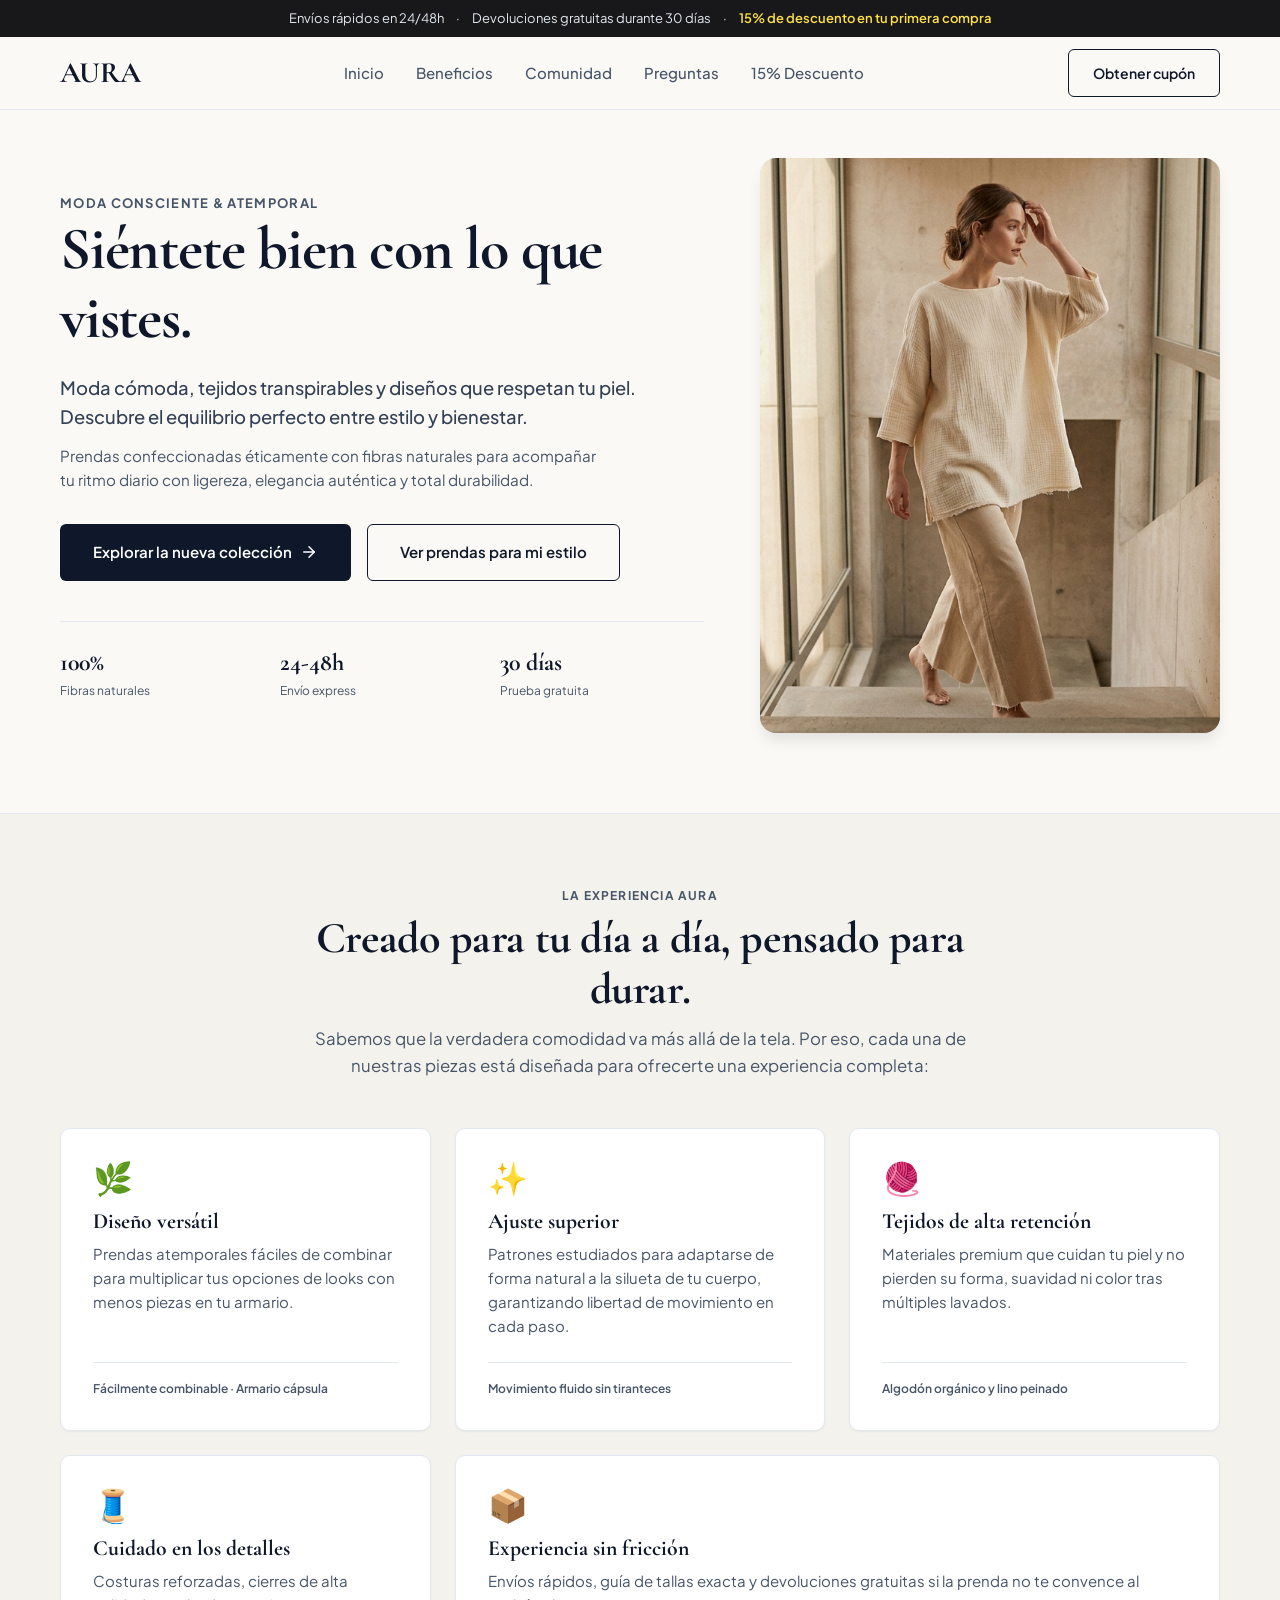
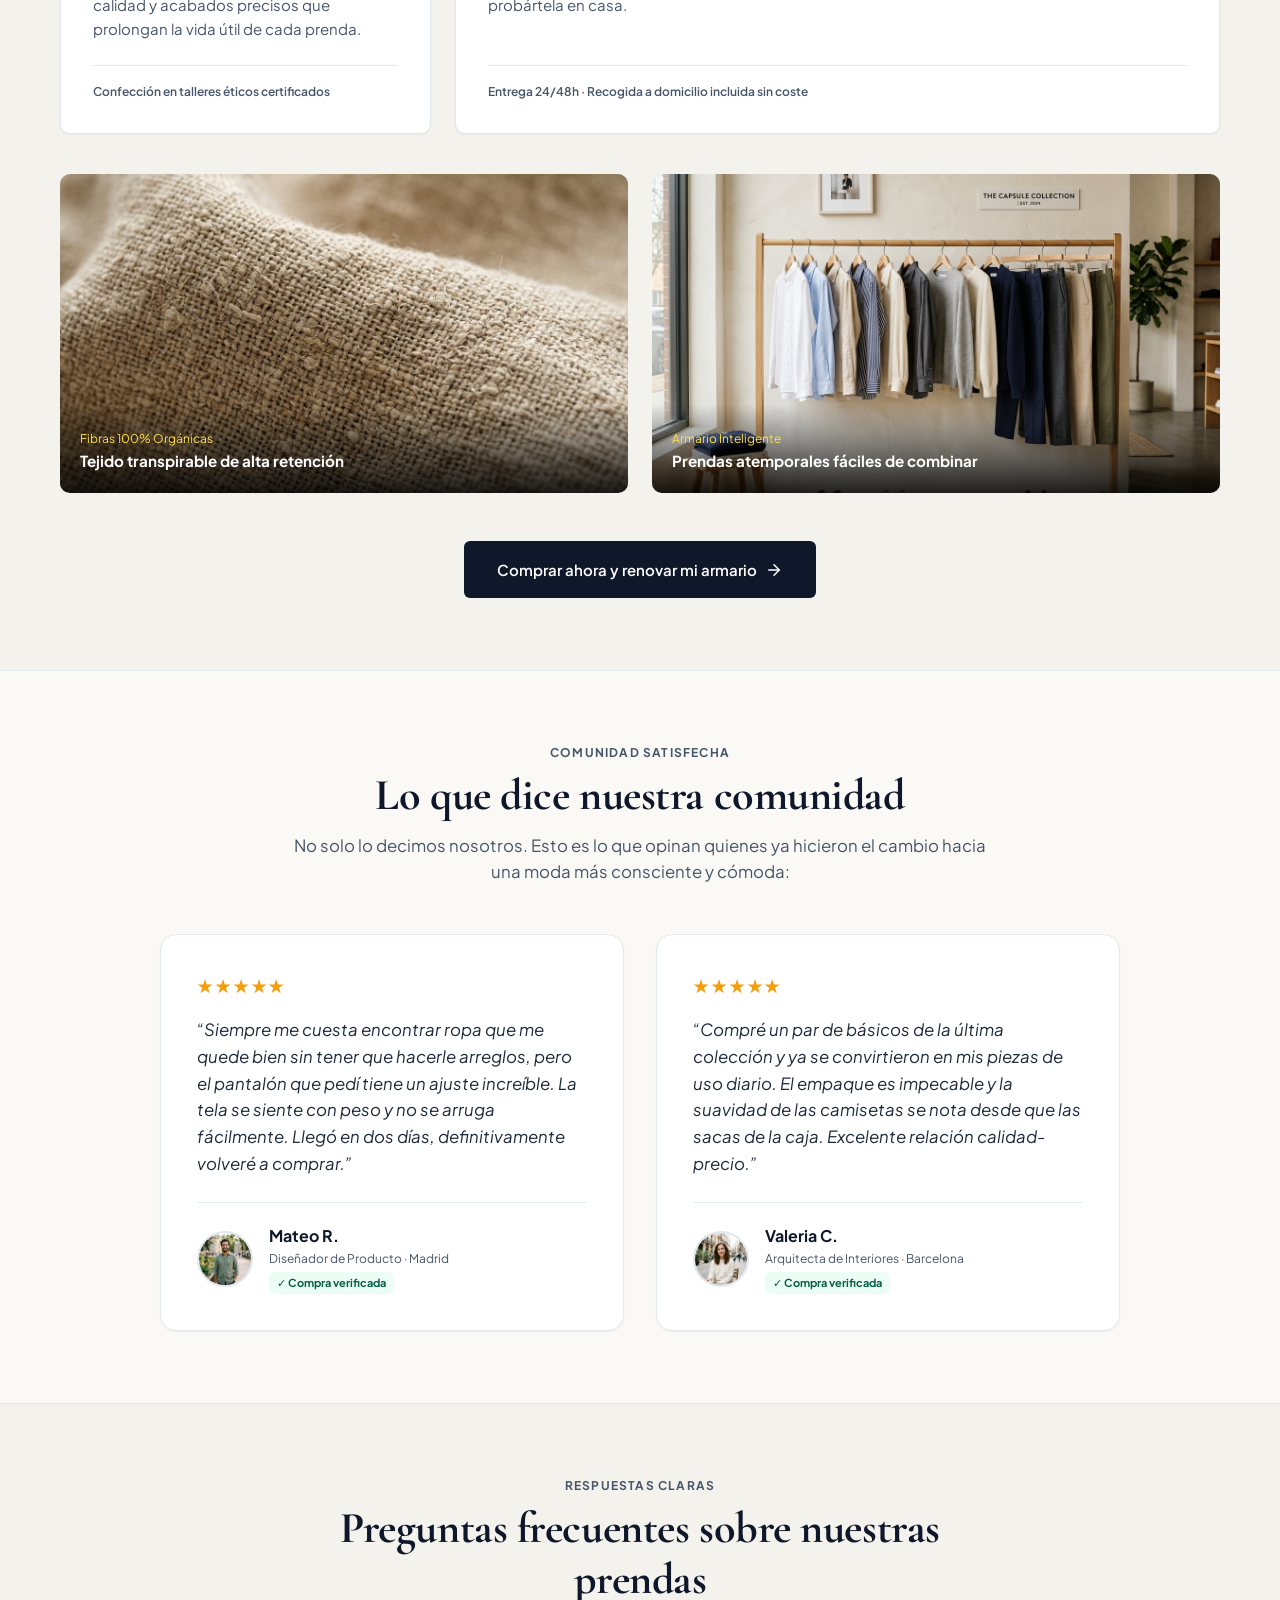
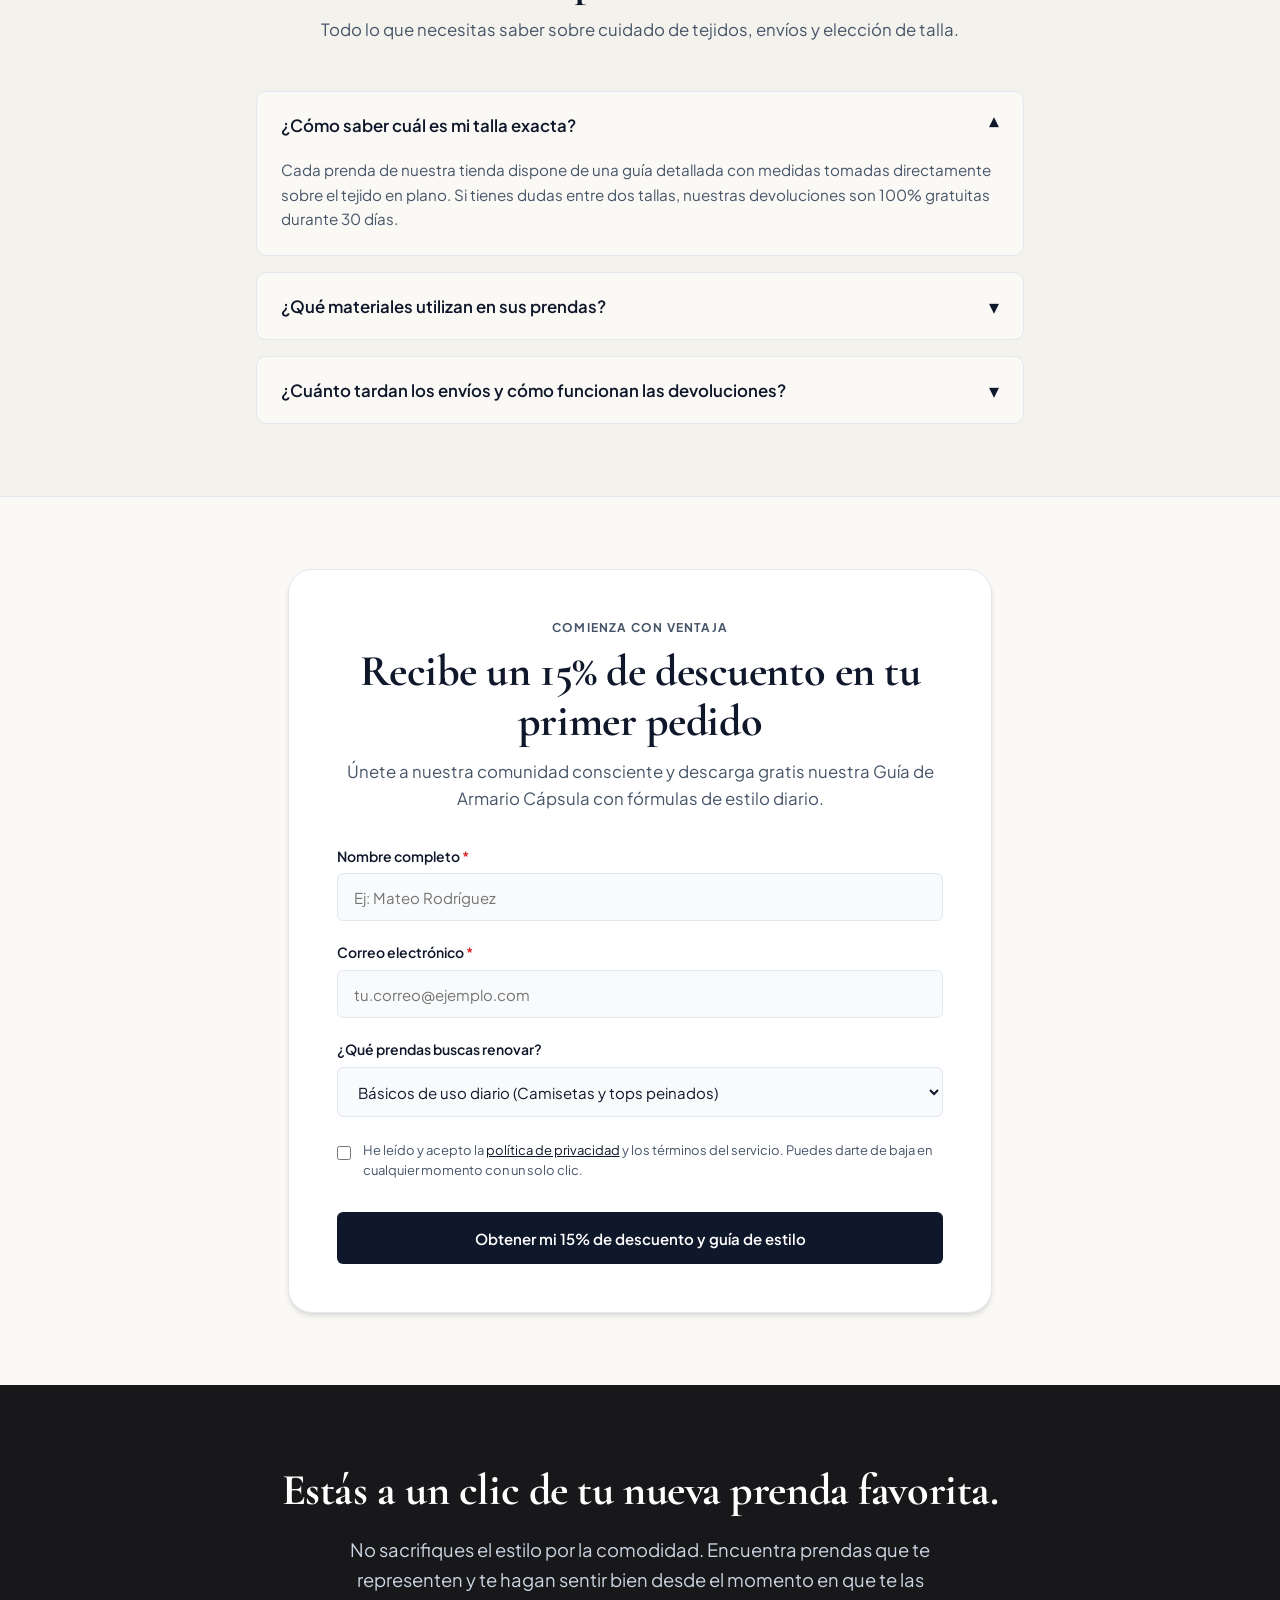
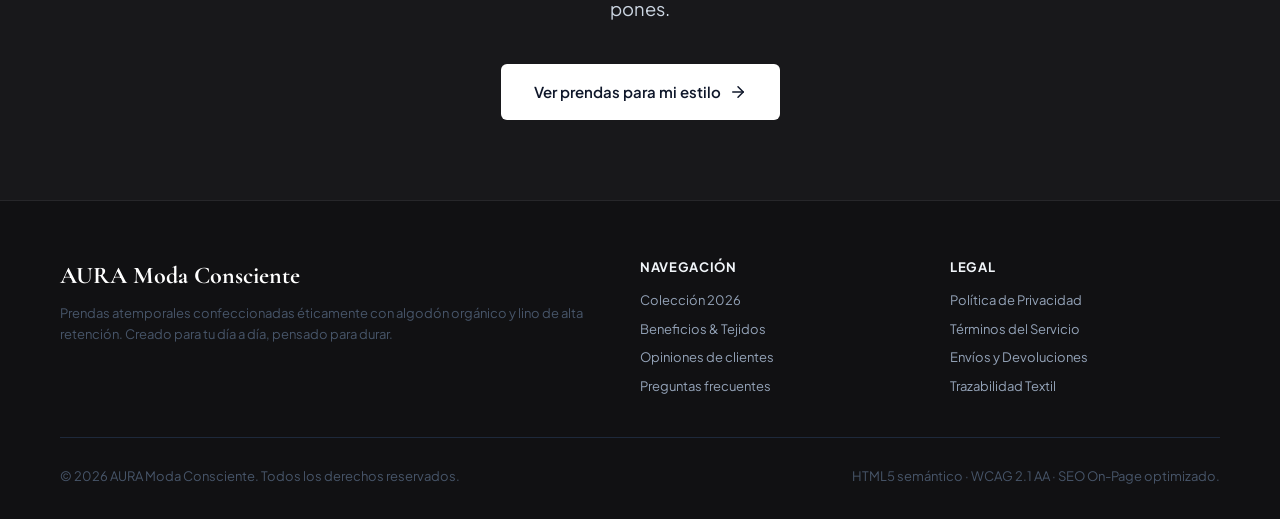
<file: landing-page.html>
<!DOCTYPE html>
<html lang="es" class="scroll-smooth">
<head>
  <meta charset="UTF-8">
  <meta name="viewport" content="width=device-width, initial-scale=1.0">
  
  <!-- SEO ON-PAGE BÁSICO (WCAG & Motores de Búsqueda) -->
  <title>AURA Moda Consciente | Ropa Cómoda y Sostenible</title>
  <meta name="description" content="Descubre moda cómoda, prendas atemporales y tejidos transpirables que cuidan tu piel. Viste con el equilibrio perfecto entre estilo, bienestar y durabilidad.">
  <meta name="robots" content="index, follow">
  <link rel="canonical" href="https://ais-pre-gx7wzboilc5jusbrta2dy4-578293741167.us-east1.run.app/">

  <!-- Open Graph / Redes Sociales -->
  <meta property="og:type" content="website">
  <meta property="og:locale" content="es_ES">
  <meta property="og:site_name" content="AURA Moda Consciente">
  <meta property="og:title" content="AURA Moda Consciente | Ropa Cómoda y Sostenible">
  <meta property="og:description" content="Descubre moda cómoda, prendas atemporales y tejidos transpirables que cuidan tu piel. Viste con el equilibrio perfecto entre estilo, bienestar y durabilidad.">
  <meta property="og:image" content="https://images.unsplash.com/photo-1515886657613-9f3515b0c78f?auto=format&fit=crop&w=1200&q=80">

  <!-- Twitter Card -->
  <meta name="twitter:card" content="summary_large_image">
  <meta name="twitter:title" content="AURA Moda Consciente | Ropa Cómoda y Sostenible">
  <meta name="twitter:description" content="Descubre moda cómoda, prendas atemporales y tejidos transpirables que cuidan tu piel. Viste con el equilibrio perfecto entre estilo, bienestar y durabilidad.">

  <!-- Tipografías de Google Fonts -->
  <link rel="preconnect" href="https://fonts.googleapis.com">
  <link rel="preconnect" href="https://fonts.gstatic.com" crossorigin>
  <link href="https://fonts.googleapis.com/css2?family=Cormorant+Garamond:ital,wght@0,600;0,700;1,400&family=Plus+Jakarta+Sans:wght@400;500;600;700&display=swap" rel="stylesheet">

  <!-- Schema.org Datos Estructurados JSON-LD -->
  <script type="application/ld+json">
  {
    "@context": "https://schema.org",
    "@graph": [
      {
        "@type": "ClothingStore",
        "name": "AURA Moda Consciente",
        "description": "Prendas de vestir cómodas, tejidos transpirables y diseño atemporal para hombre y mujer.",
        "currenciesAccepted": "EUR",
        "priceRange": "€€",
        "areaServed": "ES"
      },
      {
        "@type": "FAQPage",
        "mainEntity": [
          {
            "@type": "Question",
            "name": "¿Cómo saber cuál es mi talla exacta?",
            "acceptedAnswer": {
              "@type": "Answer",
              "text": "Cada prenda incluye medidas reales en centímetros y un recomendador interactivo. Si dudas, las devoluciones son 100% gratuitas."
            }
          },
          {
            "@type": "Question",
            "name": "¿Qué materiales utilizan en sus prendas?",
            "acceptedAnswer": {
              "@type": "Answer",
              "text": "Trabajamos exclusivamente con fibras naturales y certificadas: algodón orgánico GOTS y lino europeo lavado."
            }
          }
        ]
      }
    ]
  }
  </script>

  <!-- CSS INTEGRADO (Mobile First, WCAG 2.1 AA contraste >= 4.5:1 y foco visible) -->
  <style>
    /* Variables y Reset */
    :root {
      --font-body: 'Plus Jakarta Sans', system-ui, -apple-system, sans-serif;
      --font-display: 'Cormorant Garamond', Georgia, serif;
      --bg-canvas: #FAF9F5;
      --bg-surface: #FFFFFF;
      --bg-subtle: #F4F2EC;
      --bg-dark: #18181B;
      --bg-footer: #111113;
      --text-main: #0F172A;
      --text-muted: #475569;
      --text-light: #F8FAFC;
      --accent: #1E293B;
      --border-subtle: #E2E8F0;
      --error-bg: #FEF2F2;
      --error-border: #DC2626;
      --error-text: #991B1B;
      --success-bg: #ECFDF5;
      --success-border: #059669;
      --success-text: #065F46;
      --focus-ring: #0F172A;
      --radius-sm: 6px;
      --radius-md: 10px;
      --radius-lg: 16px;
      --radius-xl: 24px;
      --shadow-sm: 0 1px 2px 0 rgba(0, 0, 0, 0.05);
      --shadow-md: 0 4px 6px -1px rgba(0, 0, 0, 0.1), 0 2px 4px -2px rgba(0, 0, 0, 0.1);
      --shadow-lg: 0 10px 15px -3px rgba(0, 0, 0, 0.1);
    }

    *, *::before, *::after {
      box-sizing: border-box;
      margin: 0;
      padding: 0;
    }

    html {
      font-family: var(--font-body);
      color: var(--text-main);
      background-color: var(--bg-canvas);
      line-height: 1.6;
      -webkit-font-smoothing: antialiased;
      scroll-behavior: smooth;
    }

    @media (prefers-reduced-motion: reduce) {
      html {
        scroll-behavior: auto;
      }
      *, *::before, *::after {
        animation-duration: 0.01ms !important;
        transition-duration: 0.01ms !important;
      }
    }

    /* WCAG 2.1 AA: Estados de foco de alto contraste para teclado */
    :focus-visible {
      outline: 3px solid var(--focus-ring) !important;
      outline-offset: 3px !important;
    }

    /* Tipografía y Jerarquía */
    h1, h2, h3, .font-serif {
      font-family: var(--font-display);
      line-height: 1.15;
      font-weight: 700;
      color: var(--text-main);
    }

    h1 {
      font-size: clamp(2.25rem, 5vw + 1rem, 3.75rem);
      letter-spacing: -0.02em;
    }

    h2 {
      font-size: clamp(1.85rem, 3.5vw + 0.5rem, 2.75rem);
      letter-spacing: -0.01em;
    }

    h3 {
      font-size: 1.25rem;
    }

    p {
      color: var(--text-muted);
    }

    a {
      color: inherit;
      text-decoration: none;
    }

    img {
      max-width: 100%;
      height: auto;
      display: block;
    }

    /* Contenedores y Layout */
    .container {
      width: 100%;
      max-width: 1200px;
      margin-left: auto;
      margin-right: auto;
      padding-left: 1.25rem;
      padding-right: 1.25rem;
    }

    /* Skip Link de Accesibilidad */
    .skip-link {
      position: absolute;
      top: -9999px;
      left: 1rem;
      background: var(--text-main);
      color: #fff;
      padding: 0.75rem 1.25rem;
      z-index: 100;
      border-radius: var(--radius-sm);
      font-weight: 600;
      text-decoration: none;
    }
    .skip-link:focus {
      top: 1rem;
    }

    /* Banner Superior */
    .top-bar {
      background-color: var(--bg-dark);
      color: #e2e8f0;
      font-size: 0.8125rem;
      padding: 0.5rem 1rem;
      text-align: center;
      display: flex;
      justify-content: center;
      align-items: center;
      gap: 0.75rem;
      flex-wrap: wrap;
    }
    .top-bar span.accent {
      color: #fde047;
      font-weight: 600;
    }

    /* Header y Navegación (Top Bar Contract de 3 Zonas) */
    .site-header {
      position: sticky;
      top: 0;
      background-color: rgba(250, 249, 245, 0.95);
      backdrop-filter: blur(8px);
      border-bottom: 1px solid var(--border-subtle);
      z-index: 50;
      transition: background-color 0.2s ease;
    }
    .header-inner {
      display: flex;
      align-items: center;
      justify-content: space-between;
      height: 4.5rem;
    }
    .brand-logo {
      font-family: var(--font-display);
      font-size: 1.85rem;
      font-weight: 700;
      color: var(--text-main);
      letter-spacing: -0.02em;
    }

    .main-nav {
      display: none;
    }
    .nav-links {
      display: flex;
      list-style: none;
      gap: 2rem;
      align-items: center;
    }
    .nav-links a {
      font-size: 0.9375rem;
      font-weight: 500;
      color: var(--text-muted);
      transition: color 0.15s ease;
      padding: 0.25rem 0;
    }
    .nav-links a:hover {
      color: var(--text-main);
    }

    .header-actions {
      display: flex;
      align-items: center;
      gap: 1rem;
    }

    .btn {
      display: inline-flex;
      align-items: center;
      justify-content: center;
      gap: 0.5rem;
      font-family: var(--font-body);
      font-size: 0.875rem;
      font-weight: 600;
      padding: 0.75rem 1.5rem;
      border-radius: var(--radius-sm);
      cursor: pointer;
      transition: all 0.2s ease;
      border: 1px solid transparent;
      text-decoration: none;
      white-space: nowrap;
    }
    .btn-primary {
      background-color: var(--text-main);
      color: #fff;
    }
    .btn-primary:hover {
      background-color: #27272a;
      transform: translateY(-1px);
      box-shadow: var(--shadow-md);
    }
    .btn-secondary {
      background-color: transparent;
      border-color: var(--text-main);
      color: var(--text-main);
    }
    .btn-secondary:hover {
      background-color: var(--text-main);
      color: #fff;
    }
    .btn-light {
      background-color: #fff;
      color: var(--text-main);
    }
    .btn-light:hover {
      background-color: #f1f5f9;
      transform: translateY(-1px);
    }
    .btn-lg {
      padding: 0.95rem 2rem;
      font-size: 0.9375rem;
    }

    .menu-toggle {
      display: flex;
      align-items: center;
      justify-content: center;
      background: none;
      border: 1px solid var(--border-subtle);
      border-radius: var(--radius-sm);
      padding: 0.5rem;
      cursor: pointer;
      color: var(--text-main);
    }

    /* Mobile Nav Drawer */
    .mobile-nav-panel {
      display: none;
      background: var(--bg-canvas);
      border-bottom: 1px solid var(--border-subtle);
      padding: 1.5rem;
      box-shadow: var(--shadow-lg);
    }
    .mobile-nav-panel.open {
      display: block;
    }
    .mobile-nav-list {
      list-style: none;
      display: flex;
      flex-direction: column;
      gap: 1rem;
    }
    .mobile-nav-list a {
      font-size: 1.05rem;
      font-weight: 600;
      color: var(--text-main);
      display: block;
      padding: 0.4rem 0;
    }

    /* Hero Section */
    .hero-section {
      padding: 3rem 0 5rem;
      position: relative;
    }
    .hero-grid {
      display: grid;
      grid-template-columns: 1fr;
      gap: 2.5rem;
      align-items: center;
    }
    .hero-kicker {
      font-size: 0.8125rem;
      font-weight: 700;
      text-transform: uppercase;
      letter-spacing: 0.1em;
      color: var(--text-muted);
      margin-bottom: 0.75rem;
    }
    .hero-subtitle {
      font-size: 1.15rem;
      color: #334155;
      margin: 1.25rem 0 0.75rem;
      font-weight: 500;
    }
    .hero-desc {
      font-size: 0.95rem;
      color: var(--text-muted);
      margin-bottom: 2rem;
      max-width: 34rem;
    }
    .hero-cta-group {
      display: flex;
      flex-direction: column;
      gap: 1rem;
    }
    .hero-trust-row {
      display: grid;
      grid-template-columns: repeat(3, 1fr);
      gap: 1rem;
      margin-top: 2.5rem;
      padding-top: 1.75rem;
      border-top: 1px solid var(--border-subtle);
    }
    .hero-trust-item strong {
      display: block;
      font-family: var(--font-display);
      font-size: 1.5rem;
      color: var(--text-main);
      line-height: 1.1;
    }
    .hero-trust-item span {
      font-size: 0.75rem;
      color: var(--text-muted);
    }
    .hero-image-wrap {
      border-radius: var(--radius-lg);
      overflow: hidden;
      box-shadow: var(--shadow-lg);
      background-color: var(--border-subtle);
      aspect-ratio: 4 / 5;
    }
    .hero-image-wrap img {
      width: 100%;
      height: 100%;
      object-fit: cover;
    }

    /* Sección Beneficios */
    .section-padding {
      padding: 4.5rem 0;
    }
    .bg-subtle {
      background-color: var(--bg-subtle);
      border-top: 1px solid var(--border-subtle);
      border-bottom: 1px solid var(--border-subtle);
    }
    .section-header {
      text-align: center;
      max-width: 44rem;
      margin: 0 auto 3rem;
    }
    .section-kicker {
      display: block;
      font-size: 0.75rem;
      font-weight: 700;
      text-transform: uppercase;
      letter-spacing: 0.1em;
      color: var(--text-muted);
      margin-bottom: 0.5rem;
    }
    .section-header p {
      font-size: 1.05rem;
      margin-top: 0.75rem;
    }

    .benefits-grid {
      display: grid;
      grid-template-columns: 1fr;
      gap: 1.5rem;
    }
    .benefit-card {
      background-color: var(--bg-surface);
      border: 1px solid var(--border-subtle);
      border-radius: var(--radius-md);
      padding: 2rem;
      box-shadow: var(--shadow-sm);
      display: flex;
      flex-direction: column;
      justify-content: space-between;
    }
    .benefit-icon {
      font-size: 2rem;
      margin-bottom: 1rem;
      line-height: 1;
    }
    .benefit-card h3 {
      font-size: 1.35rem;
      margin-bottom: 0.5rem;
    }
    .benefit-card p {
      font-size: 0.9375rem;
      line-height: 1.6;
    }
    .benefit-card .card-footer {
      margin-top: 1.5rem;
      padding-top: 1rem;
      border-top: 1px solid var(--border-subtle);
      font-size: 0.75rem;
      font-weight: 600;
      color: var(--text-muted);
    }

    /* Galería de Tejidos / Showcase */
    .fabric-showcase {
      display: grid;
      grid-template-columns: 1fr;
      gap: 1.5rem;
      margin: 2.5rem 0;
    }
    .showcase-item {
      position: relative;
      border-radius: var(--radius-md);
      overflow: hidden;
      aspect-ratio: 16 / 9;
      background: #e2e8f0;
    }
    .showcase-item img {
      width: 100%;
      height: 100%;
      object-fit: cover;
    }
    .showcase-caption {
      position: absolute;
      bottom: 0;
      left: 0;
      right: 0;
      padding: 1.25rem;
      background: linear-gradient(to top, rgba(0,0,0,0.85), transparent);
      color: #fff;
    }
    .showcase-caption strong {
      display: block;
      font-size: 0.95rem;
    }
    .showcase-caption span {
      font-size: 0.75rem;
      color: #fde047;
    }

    /* Testimonios */
    .testimonials-grid {
      display: grid;
      grid-template-columns: 1fr;
      gap: 2rem;
      max-width: 60rem;
      margin: 0 auto;
    }
    .testimonial-card {
      background-color: var(--bg-surface);
      border: 1px solid var(--border-subtle);
      border-radius: var(--radius-lg);
      padding: 2.25rem;
      box-shadow: var(--shadow-sm);
      display: flex;
      flex-direction: column;
      justify-content: space-between;
    }
    .stars {
      color: #f59e0b;
      font-size: 1.15rem;
      margin-bottom: 1rem;
      letter-spacing: 0.1em;
    }
    .quote-text {
      font-style: italic;
      font-size: 1.05rem;
      color: #1e293b;
      line-height: 1.6;
      margin-bottom: 1.5rem;
    }
    .author-info {
      display: flex;
      align-items: center;
      gap: 1rem;
      padding-top: 1.25rem;
      border-top: 1px solid var(--border-subtle);
    }
    .author-avatar {
      width: 3.5rem;
      height: 3.5rem;
      border-radius: 50%;
      object-fit: cover;
      border: 2px solid var(--border-subtle);
    }
    .author-info cite {
      font-style: normal;
      font-weight: 700;
      color: var(--text-main);
      display: block;
    }
    .author-info .author-meta {
      font-size: 0.75rem;
      color: var(--text-muted);
      display: block;
    }
    .verified-badge {
      display: inline-block;
      font-size: 0.6875rem;
      font-weight: 700;
      color: var(--success-text);
      background-color: var(--success-bg);
      padding: 0.15rem 0.5rem;
      border-radius: var(--radius-sm);
      margin-top: 0.25rem;
    }

    /* FAQ Acordeón */
    .faq-container {
      max-width: 48rem;
      margin: 0 auto;
      display: flex;
      flex-direction: column;
      gap: 1rem;
    }
    .faq-item {
      background-color: var(--bg-canvas);
      border: 1px solid var(--border-subtle);
      border-radius: var(--radius-md);
      overflow: hidden;
    }
    .faq-trigger {
      width: 100%;
      background: none;
      border: none;
      padding: 1.25rem 1.5rem;
      text-align: left;
      font-family: var(--font-body);
      font-size: 1.05rem;
      font-weight: 600;
      color: var(--text-main);
      display: flex;
      align-items: center;
      justify-content: space-between;
      gap: 1rem;
      cursor: pointer;
    }
    .faq-trigger:hover {
      color: #334155;
    }
    .faq-icon {
      font-size: 1.25rem;
      transition: transform 0.25s ease;
    }
    .faq-trigger[aria-expanded="true"] .faq-icon {
      transform: rotate(180deg);
    }
    .faq-content {
      padding: 0 1.5rem 1.5rem;
      font-size: 0.95rem;
      color: var(--text-muted);
    }
    .faq-content[hidden] {
      display: none;
    }

    /* Formulario de Registro Accesible */
    .form-card {
      background-color: var(--bg-surface);
      border: 1px solid var(--border-subtle);
      border-radius: var(--radius-xl);
      padding: 2.5rem 1.5rem;
      max-width: 44rem;
      margin: 0 auto;
      box-shadow: var(--shadow-md);
    }
    .form-group {
      margin-bottom: 1.25rem;
    }
    .form-group label {
      display: block;
      font-size: 0.875rem;
      font-weight: 600;
      color: var(--text-main);
      margin-bottom: 0.4rem;
    }
    .form-control {
      width: 100%;
      padding: 0.85rem 1rem;
      font-family: var(--font-body);
      font-size: 0.9375rem;
      border: 1px solid var(--border-subtle);
      border-radius: var(--radius-sm);
      background-color: #f8fafc;
      color: var(--text-main);
      transition: border-color 0.2s, background-color 0.2s;
    }
    .form-control:focus {
      background-color: #fff;
      border-color: var(--text-main);
    }
    .form-control.input-error {
      border-color: var(--error-border);
      background-color: #fffbfb;
    }

    /* Mensajes de error WCAG: Icono + Texto + Color accesible */
    .error-msg {
      display: none;
      align-items: center;
      gap: 0.35rem;
      font-size: 0.8125rem;
      font-weight: 600;
      color: var(--error-text);
      margin-top: 0.35rem;
    }
    .error-msg.visible {
      display: flex;
    }

    .checkbox-group {
      display: flex;
      align-items: flex-start;
      gap: 0.75rem;
      margin: 1.5rem 0 2rem;
    }
    .checkbox-group input[type="checkbox"] {
      width: 1.15rem;
      height: 1.15rem;
      margin-top: 0.15rem;
      accent-color: var(--text-main);
      cursor: pointer;
    }
    .checkbox-group label {
      font-size: 0.8125rem;
      color: var(--text-muted);
      cursor: pointer;
      line-height: 1.5;
    }
    .checkbox-group a {
      text-decoration: underline;
      color: var(--text-main);
    }

    /* Estado de Éxito en Formulario */
    .success-alert {
      display: none;
      background-color: var(--success-bg);
      border: 1px solid var(--success-border);
      border-radius: var(--radius-md);
      padding: 2rem;
      text-align: center;
    }
    .success-alert.visible {
      display: block;
    }
    .coupon-code {
      display: inline-block;
      font-family: monospace;
      font-size: 1.35rem;
      font-weight: 700;
      letter-spacing: 0.15em;
      background: #fff;
      padding: 0.5rem 1.25rem;
      border-radius: var(--radius-sm);
      border: 2px dashed var(--success-border);
      margin: 1rem 0;
      color: var(--success-text);
    }

    /* Sección de Cierre */
    .closing-section {
      background-color: var(--bg-dark);
      color: #fff;
      text-align: center;
      padding: 5rem 0;
    }
    .closing-section h2 {
      color: #fff;
    }
    .closing-section p {
      color: #cbd5e1;
      max-width: 38rem;
      margin: 1.25rem auto 2.5rem;
      font-size: 1.15rem;
    }

    /* Footer */
    .site-footer {
      background-color: var(--bg-footer);
      color: #94a3b8;
      font-size: 0.8125rem;
      padding: 3.5rem 0 2rem;
      border-top: 1px solid #27272a;
    }
    .footer-grid {
      display: grid;
      grid-template-columns: 1fr;
      gap: 2.5rem;
      margin-bottom: 2.5rem;
    }
    .footer-brand h4 {
      font-family: var(--font-display);
      font-size: 1.5rem;
      color: #fff;
      margin-bottom: 0.5rem;
    }
    .footer-links-col h5 {
      color: #f1f5f9;
      font-size: 0.8125rem;
      text-transform: uppercase;
      letter-spacing: 0.05em;
      margin-bottom: 0.75rem;
    }
    .footer-links-col ul {
      list-style: none;
      display: flex;
      flex-direction: column;
      gap: 0.5rem;
    }
    .footer-links-col a:hover {
      color: #fff;
      text-decoration: underline;
    }
    .footer-bottom {
      border-top: 1px solid #1e293b;
      padding-top: 1.75rem;
      display: flex;
      flex-direction: column;
      gap: 1rem;
      align-items: center;
      text-align: center;
    }

    /* Responsive (Mobile First Media Queries) */
    @media (min-width: 640px) {
      .hero-cta-group {
        flex-direction: row;
      }
      .fabric-showcase {
        grid-template-columns: repeat(2, 1fr);
      }
      .form-card {
        padding: 3rem;
      }
      .footer-bottom {
        flex-direction: row;
        justify-content: space-between;
        text-align: left;
      }
    }

    @media (min-width: 768px) {
      .benefits-grid {
        grid-template-columns: repeat(2, 1fr);
      }
      .benefit-card.span-2 {
        grid-column: span 2;
      }
      .testimonials-grid {
        grid-template-columns: repeat(2, 1fr);
      }
      .footer-grid {
        grid-template-columns: 2fr 1fr 1fr;
      }
    }

    @media (min-width: 1024px) {
      .main-nav {
        display: block;
      }
      .menu-toggle {
        display: none;
      }
      .hero-grid {
        grid-template-columns: 7fr 5fr;
        gap: 3.5rem;
      }
      .benefits-grid {
        grid-template-columns: repeat(3, 1fr);
      }
      .benefit-card.span-2 {
        grid-column: span 2;
      }
    }
  </style>
</head>
<body>

  <!-- Enlace accesible de salto al contenido -->
  <a href="#hero" class="skip-link">Saltar al contenido principal</a>

  <!-- Barra informativa superior -->
  <aside class="top-bar" aria-label="Avisos de tienda y promociones">
    <span>Envíos rápidos en 24/48h</span>
    <span aria-hidden="true">·</span>
    <span>Devoluciones gratuitas durante 30 días</span>
    <span aria-hidden="true">·</span>
    <span class="accent">15% de descuento en tu primera compra</span>
  </aside>

  <!-- [SECCIÓN HEADER / NAV] -->
  <header class="site-header">
    <div class="container header-inner">
      <!-- Zona 1: Logo de la marca -->
      <a href="#hero" class="brand-logo" aria-label="AURA Moda Consciente - Ir al inicio">
        AURA
      </a>

      <!-- Zona 2: Menú de navegación principal con enlaces de ancla -->
      <nav class="main-nav" aria-label="Navegación principal">
        <ul class="nav-links">
          <li><a href="#hero">Inicio</a></li>
          <li><a href="#beneficios">Beneficios</a></li>
          <li><a href="#testimonios">Comunidad</a></li>
          <li><a href="#faq">Preguntas</a></li>
          <li><a href="#registro">15% Descuento</a></li>
        </ul>
      </nav>

      <!-- Zona 3: Botón CTA secundario & Menú móvil -->
      <div class="header-actions">
        <a href="#registro" class="btn btn-secondary">
          Obtener cupón
        </a>
        <button type="button" class="menu-toggle" id="menuToggleBtn" aria-expanded="false" aria-controls="mobileMenu" aria-label="Abrir menú de navegación">
          <svg width="24" height="24" viewBox="0 0 24 24" fill="none" stroke="currentColor" stroke-width="2" stroke-linecap="round" stroke-linejoin="round" aria-hidden="true"><line x1="3" y1="12" x2="21" y2="12"></line><line x1="3" y1="6" x2="21" y2="6"></line><line x1="3" y1="18" x2="21" y2="18"></line></svg>
        </button>
      </div>
    </div>

    <!-- Menú desplegable móvil -->
    <div class="mobile-nav-panel" id="mobileMenu" hidden>
      <ul class="mobile-nav-list">
        <li><a href="#hero" class="mobile-nav-link">Inicio</a></li>
        <li><a href="#beneficios" class="mobile-nav-link">Beneficios</a></li>
        <li><a href="#testimonios" class="mobile-nav-link">Comunidad</a></li>
        <li><a href="#faq" class="mobile-nav-link">Preguntas frecuentes</a></li>
        <li><a href="#registro" class="mobile-nav-link">Registro & 15% Descuento</a></li>
      </ul>
    </div>
  </header>

  <!-- CONTENIDO PRINCIPAL -->
  <main id="main-content">

    <!-- =========================================================================
        [SECCIÓN 1: HEADER / HERO - Lo primero que ve el usuario]
        H1: Siéntete bien con lo que vistes.
        Subtítulo: Moda cómoda, tejidos transpirables y diseños que respetan tu piel. Descubre el equilibrio perfecto entre estilo y bienestar.
        [Botón CTA 1]: Explorar la nueva colección
        Descripción breve: máximo 30 palabras.
    ========================================================================= -->
    <section id="hero" class="hero-section" aria-labelledby="hero-heading">
      <div class="container">
        <div class="hero-grid">
          <div>
            <span class="hero-kicker">Moda Consciente & Atemporal</span>
            <h1 id="hero-heading">Siéntete bien con lo que vistes.</h1>
            <p class="hero-subtitle">
              Moda cómoda, tejidos transpirables y diseños que respetan tu piel. Descubre el equilibrio perfecto entre estilo y bienestar.
            </p>
            <!-- Descripción breve (Exacto: 18 palabras, límite < 30) -->
            <p class="hero-desc">
              Prendas confeccionadas éticamente con fibras naturales para acompañar tu ritmo diario con ligereza, elegancia auténtica y total durabilidad.
            </p>

            <div class="hero-cta-group">
              <a href="#beneficios" class="btn btn-primary btn-lg">
                Explorar la nueva colección
                <svg width="18" height="18" viewBox="0 0 24 24" fill="none" stroke="currentColor" stroke-width="2" stroke-linecap="round" stroke-linejoin="round" aria-hidden="true"><line x1="5" y1="12" x2="19" y2="12"></line><polyline points="12 5 19 12 12 19"></polyline></svg>
              </a>
              <a href="#registro" class="btn btn-secondary btn-lg">
                Ver prendas para mi estilo
              </a>
            </div>

            <div class="hero-trust-row">
              <div class="hero-trust-item">
                <strong>100%</strong>
                <span>Fibras naturales</span>
              </div>
              <div class="hero-trust-item">
                <strong>24-48h</strong>
                <span>Envío express</span>
              </div>
              <div class="hero-trust-item">
                <strong>30 días</strong>
                <span>Prueba gratuita</span>
              </div>
            </div>
          </div>

          <div class="hero-image-wrap">
            <img
              src="/src/assets/images/hero_clothing_lookbook_1790697575080.jpg"
              alt="Modelo luciendo conjunto de lino y algodón orgánico transpirable en tonos neutros y estilo relajado"
              loading="eager"
            >
          </div>
        </div>
      </div>
    </section>

    <!-- =========================================================================
        [SECCIÓN 2: BENEFICIOS - ¿Por qué elegirnos?]
        Título de sección: Creado para tu día a día, pensado para durar.
        Sabemos que la verdadera comodidad va más allá de la tela. Por eso, cada una de nuestras piezas está diseñada para ofrecerte una experiencia completa:
        🌿 Diseño versátil: ...
        ✨ Ajuste superior: ...
        🧶 Tejidos de alta retención: ...
        🧵 Cuidado en los detalles: ...
        📦 Experiencia sin fricción: ...
        [Botón CTA 2]: Comprar ahora y renovar mi armario
    ========================================================================= -->
    <section id="beneficios" class="section-padding bg-subtle" aria-labelledby="beneficios-heading">
      <div class="container">
        <div class="section-header">
          <span class="section-kicker">La Experiencia AURA</span>
          <h2 id="beneficios-heading">Creado para tu día a día, pensado para durar.</h2>
          <p>
            Sabemos que la verdadera comodidad va más allá de la tela. Por eso, cada una de nuestras piezas está diseñada para ofrecerte una experiencia completa:
          </p>
        </div>

        <div class="benefits-grid">
          <!-- Beneficio 1: Diseño versátil -->
          <article class="benefit-card">
            <div>
              <div class="benefit-icon" role="img" aria-label="Planta que simboliza versatilidad y armonía">🌿</div>
              <h3>Diseño versátil</h3>
              <p>Prendas atemporales fáciles de combinar para multiplicar tus opciones de looks con menos piezas en tu armario.</p>
            </div>
            <div class="card-footer">Fácilmente combinable · Armario cápsula</div>
          </article>

          <!-- Beneficio 2: Ajuste superior -->
          <article class="benefit-card">
            <div>
              <div class="benefit-icon" role="img" aria-label="Destellos que simbolizan corte y confección precisa">✨</div>
              <h3>Ajuste superior</h3>
              <p>Patrones estudiados para adaptarse de forma natural a la silueta de tu cuerpo, garantizando libertad de movimiento en cada paso.</p>
            </div>
            <div class="card-footer">Movimiento fluido sin tiranteces</div>
          </article>

          <!-- Beneficio 3: Tejidos de alta retención -->
          <article class="benefit-card">
            <div>
              <div class="benefit-icon" role="img" aria-label="Ovillo de fibra textil de gran calidad">🧶</div>
              <h3>Tejidos de alta retención</h3>
              <p>Materiales premium que cuidan tu piel y no pierden su forma, suavidad ni color tras múltiples lavados.</p>
            </div>
            <div class="card-footer">Algodón orgánico y lino peinado</div>
          </article>

          <!-- Beneficio 4: Cuidado en los detalles -->
          <article class="benefit-card">
            <div>
              <div class="benefit-icon" role="img" aria-label="Carrete de costura reforzada">🧵</div>
              <h3>Cuidado en los detalles</h3>
              <p>Costuras reforzadas, cierres de alta calidad y acabados precisos que prolongan la vida útil de cada prenda.</p>
            </div>
            <div class="card-footer">Confección en talleres éticos certificados</div>
          </article>

          <!-- Beneficio 5: Experiencia sin fricción -->
          <article class="benefit-card span-2">
            <div>
              <div class="benefit-icon" role="img" aria-label="Caja de envío seguro">📦</div>
              <h3>Experiencia sin fricción</h3>
              <p>Envíos rápidos, guía de tallas exacta y devoluciones gratuitas si la prenda no te convence al probártela en casa.</p>
            </div>
            <div class="card-footer">Entrega 24/48h · Recogida a domicilio incluida sin coste</div>
          </article>
        </div>

        <!-- Muestra fotográfica de texturas y armario cápsula -->
        <div class="fabric-showcase">
          <div class="showcase-item">
            <img src="/src/assets/images/fabric_weave_quality_1790697586823.jpg" alt="Primer plano de textura textil transpirable de alta retención" loading="lazy">
            <div class="showcase-caption">
              <span>Fibras 100% Orgánicas</span>
              <strong>Tejido transpirable de alta retención</strong>
            </div>
          </div>
          <div class="showcase-item">
            <img src="/src/assets/images/capsule_wardrobe_pieces_1790697596183.jpg" alt="Conjunto de básicos atemporales organizados en perchas de madera" loading="lazy">
            <div class="showcase-caption">
              <span>Armario Inteligente</span>
              <strong>Prendas atemporales fáciles de combinar</strong>
            </div>
          </div>
        </div>

        <!-- Botón CTA 2 -->
        <div style="text-align: center; margin-top: 3rem;">
          <a href="#registro" class="btn btn-primary btn-lg">
            Comprar ahora y renovar mi armario
            <svg width="18" height="18" viewBox="0 0 24 24" fill="none" stroke="currentColor" stroke-width="2" stroke-linecap="round" stroke-linejoin="round" aria-hidden="true"><line x1="5" y1="12" x2="19" y2="12"></line><polyline points="12 5 19 12 12 19"></polyline></svg>
          </a>
        </div>
      </div>
    </section>

    <!-- =========================================================================
        [SECCIÓN 3: PRUEBA SOCIAL - Generando confianza]
        Título de sección: Lo que dice nuestra comunidad
        No solo lo decimos nosotros. Esto es lo que opinan quienes ya hicieron el cambio hacia una moda más consciente y cómoda:
        ⭐️⭐️⭐️⭐️⭐️ Mateo R.
        ⭐️⭐️⭐️⭐️⭐️ Valeria C.
    ========================================================================= -->
    <section id="testimonios" class="section-padding" aria-labelledby="testimonios-heading">
      <div class="container">
        <div class="section-header">
          <span class="section-kicker">Comunidad Satisfecha</span>
          <h2 id="testimonios-heading">Lo que dice nuestra comunidad</h2>
          <p>
            No solo lo decimos nosotros. Esto es lo que opinan quienes ya hicieron el cambio hacia una moda más consciente y cómoda:
          </p>
        </div>

        <div class="testimonials-grid">
          <!-- Testimonio 1: Mateo R. -->
          <blockquote class="testimonial-card">
            <div>
              <div class="stars" role="img" aria-label="Calificación de 5 sobre 5 estrellas">
                ★★★★★
              </div>
              <p class="quote-text">
                &ldquo;Siempre me cuesta encontrar ropa que me quede bien sin tener que hacerle arreglos, pero el pantalón que pedí tiene un ajuste increíble. La tela se siente con peso y no se arruga fácilmente. Llegó en dos días, definitivamente volveré a comprar.&rdquo;
              </p>
            </div>
            <footer class="author-info">
              <img
                src="/src/assets/images/avatar_mateo_customer_1790697605653.jpg"
                alt="Retrato de Mateo R. vistiendo camisa de lino en tono neutro"
                class="author-avatar"
                loading="lazy"
              >
              <div>
                <cite>Mateo R.</cite>
                <span class="author-meta">Diseñador de Producto · Madrid</span>
                <span class="verified-badge">✓ Compra verificada</span>
              </div>
            </footer>
          </blockquote>

          <!-- Testimonio 2: Valeria C. -->
          <blockquote class="testimonial-card">
            <div>
              <div class="stars" role="img" aria-label="Calificación de 5 sobre 5 estrellas">
                ★★★★★
              </div>
              <p class="quote-text">
                &ldquo;Compré un par de básicos de la última colección y ya se convirtieron en mis piezas de uso diario. El empaque es impecable y la suavidad de las camisetas se nota desde que las sacas de la caja. Excelente relación calidad-precio.&rdquo;
              </p>
            </div>
            <footer class="author-info">
              <img
                src="/src/assets/images/avatar_valeria_customer_1790697614471.jpg"
                alt="Retrato de Valeria C. vistiendo camiseta básica de algodón suave"
                class="author-avatar"
                loading="lazy"
              >
              <div>
                <cite>Valeria C.</cite>
                <span class="author-meta">Arquitecta de Interiores · Barcelona</span>
                <span class="verified-badge">✓ Compra verificada</span>
              </div>
            </footer>
          </blockquote>
        </div>
      </div>
    </section>

    <!-- =========================================================================
        [SECCIÓN FAQ - Preguntas Frecuentes con Acordeón Accesible]
        WCAG 2.1: Manejo con teclado (Enter, Space), atributos aria-expanded y aria-controls
    ========================================================================= -->
    <section id="faq" class="section-padding bg-subtle" aria-labelledby="faq-heading">
      <div class="container">
        <div class="section-header">
          <span class="section-kicker">Respuestas Claras</span>
          <h2 id="faq-heading">Preguntas frecuentes sobre nuestras prendas</h2>
          <p>Todo lo que necesitas saber sobre cuidado de tejidos, envíos y elección de talla.</p>
        </div>

        <div class="faq-container">
          <div class="faq-item">
            <h3>
              <button type="button" class="faq-trigger" aria-expanded="true" aria-controls="faq-ans-1" id="faq-q-1">
                <span>¿Cómo saber cuál es mi talla exacta?</span>
                <span class="faq-icon" aria-hidden="true">▾</span>
              </button>
            </h3>
            <div id="faq-ans-1" class="faq-content" role="region" aria-labelledby="faq-q-1">
              <p>Cada prenda de nuestra tienda dispone de una guía detallada con medidas tomadas directamente sobre el tejido en plano. Si tienes dudas entre dos tallas, nuestras devoluciones son 100% gratuitas durante 30 días.</p>
            </div>
          </div>

          <div class="faq-item">
            <h3>
              <button type="button" class="faq-trigger" aria-expanded="false" aria-controls="faq-ans-2" id="faq-q-2">
                <span>¿Qué materiales utilizan en sus prendas?</span>
                <span class="faq-icon" aria-hidden="true">▾</span>
              </button>
            </h3>
            <div id="faq-ans-2" class="faq-content" role="region" aria-labelledby="faq-q-2" hidden>
              <p>Trabajamos exclusivamente con fibras naturales certificadas: algodón orgánico GOTS y lino europeo hilado en seco. No empleamos tintes sintéticos pesados ni resinas plásticas que impidan la transpiración.</p>
            </div>
          </div>

          <div class="faq-item">
            <h3>
              <button type="button" class="faq-trigger" aria-expanded="false" aria-controls="faq-ans-3" id="faq-q-3">
                <span>¿Cuánto tardan los envíos y cómo funcionan las devoluciones?</span>
                <span class="faq-icon" aria-hidden="true">▾</span>
              </button>
            </h3>
            <div id="faq-ans-3" class="faq-content" role="region" aria-labelledby="faq-q-3" hidden>
              <p>Los envíos peninsulares se entregan en 24 a 48 horas laborables. Tienes 30 días para probarte la ropa cómodamente en casa. Si decides devolverla, nuestro transportista la recoge a domicilio sin ningún cargo.</p>
            </div>
          </div>
        </div>
      </div>
    </section>

    <!-- =========================================================================
        [SECCIÓN REGISTRO - Formulario de Captura Accesible]
        WCAG 2.1: <label for="id">, validación con icono + texto + color, aria-live
    ========================================================================= -->
    <section id="registro" class="section-padding" aria-labelledby="registro-heading">
      <div class="container">
        <div class="form-card">
          <div class="section-header" style="margin-bottom: 2rem;">
            <span class="section-kicker">Comienza con Ventaja</span>
            <h2 id="registro-heading">Recibe un 15% de descuento en tu primer pedido</h2>
            <p>Únete a nuestra comunidad consciente y descarga gratis nuestra Guía de Armario Cápsula con fórmulas de estilo diario.</p>
          </div>

          <!-- Mensaje de éxito interactivo -->
          <div id="formSuccessAlert" class="success-alert" role="status" aria-live="polite">
            <h3 style="font-size: 1.5rem; color: var(--success-text); margin-bottom: 0.5rem;">¡Bienvenido/a a la comunidad AURA!</h3>
            <p style="color: var(--success-text); font-size: 0.95rem;">Hemos registrado tu suscripción. Tu cupón de descuento es:</p>
            <div class="coupon-code">AURA15</div>
            <p style="font-size: 0.8125rem; color: #047857;">Aplica este código en el proceso de pago para descontar el 15% en tu pedido.</p>
          </div>

          <!-- Formulario principal -->
          <form id="leadForm" novalidate aria-label="Formulario de registro para descuento y guía de estilo">
            <!-- Campo: Nombre -->
            <div class="form-group">
              <label for="nombre">Nombre completo <span aria-hidden="true" style="color: var(--error-border);">*</span></label>
              <input
                type="text"
                id="nombre"
                name="nombre"
                class="form-control"
                placeholder="Ej: Mateo Rodríguez"
                required
                autocomplete="name"
                aria-required="true"
                aria-describedby="nombreError"
              >
              <div id="nombreError" class="error-msg" role="alert">
                <svg width="14" height="14" viewBox="0 0 24 24" fill="none" stroke="currentColor" stroke-width="2" aria-hidden="true"><circle cx="12" cy="12" r="10"></circle><line x1="12" y1="8" x2="12" y2="12"></line><line x1="12" y1="16" x2="12.01" y2="16"></line></svg>
                <span>Por favor, escribe tu nombre (mínimo 2 letras).</span>
              </div>
            </div>

            <!-- Campo: Email -->
            <div class="form-group">
              <label for="email">Correo electrónico <span aria-hidden="true" style="color: var(--error-border);">*</span></label>
              <input
                type="email"
                id="email"
                name="email"
                class="form-control"
                placeholder="tu.correo@ejemplo.com"
                required
                autocomplete="email"
                aria-required="true"
                aria-describedby="emailError"
              >
              <div id="emailError" class="error-msg" role="alert">
                <svg width="14" height="14" viewBox="0 0 24 24" fill="none" stroke="currentColor" stroke-width="2" aria-hidden="true"><circle cx="12" cy="12" r="10"></circle><line x1="12" y1="8" x2="12" y2="12"></line><line x1="12" y1="16" x2="12.01" y2="16"></line></svg>
                <span>Ingresa un correo electrónico con formato válido (ejemplo: usuario@correo.com).</span>
              </div>
            </div>

            <!-- Campo Adicional Relevante: Interés de prendas -->
            <div class="form-group">
              <label for="interes">¿Qué prendas buscas renovar?</label>
              <select id="interes" name="interes" class="form-control">
                <option value="diario">Básicos de uso diario (Camisetas y tops peinados)</option>
                <option value="pantalones">Pantalones relajados de lino y algodón</option>
                <option value="sobrecamisas">Sobrecamisas y capas de entretiempo</option>
                <option value="capsula">Armario cápsula completo</option>
              </select>
            </div>

            <!-- Checkbox Términos y Condiciones -->
            <div class="checkbox-group">
              <input
                type="checkbox"
                id="terminos"
                name="terminos"
                required
                aria-required="true"
                aria-describedby="terminosError"
              >
              <label for="terminos">
                He leído y acepto la <a href="#privacidad" onclick="event.preventDefault();">política de privacidad</a> y los términos del servicio. Puedes darte de baja en cualquier momento con un solo clic.
              </label>
            </div>
            <div id="terminosError" class="error-msg" role="alert" style="margin-top: -1.25rem; margin-bottom: 1.5rem;">
              <svg width="14" height="14" viewBox="0 0 24 24" fill="none" stroke="currentColor" stroke-width="2" aria-hidden="true"><circle cx="12" cy="12" r="10"></circle><line x1="12" y1="8" x2="12" y2="12"></line><line x1="12" y1="16" x2="12.01" y2="16"></line></svg>
              <span>Es necesario aceptar la política de privacidad para recibir el descuento.</span>
            </div>

            <!-- Botón CTA de Envío -->
            <button type="submit" class="btn btn-primary btn-lg" style="width: 100%;">
              Obtener mi 15% de descuento y guía de estilo
            </button>
          </form>
        </div>
      </div>
    </section>

    <!-- =========================================================================
        [SECCIÓN 4: CIERRE / FOOTER - El último empujón]
        Título de cierre: Estás a un clic de tu nueva prenda favorita.
        No sacrifiques el estilo por la comodidad. Encuentra prendas que te representen y te hagan sentir bien desde el momento en que te las pones.
        [Botón CTA 3]: Ver prendas para mi estilo
    ========================================================================= -->
    <section class="closing-section" aria-labelledby="cierre-heading">
      <div class="container">
        <h2 id="cierre-heading">Estás a un clic de tu nueva prenda favorita.</h2>
        <p>
          No sacrifiques el estilo por la comodidad. Encuentra prendas que te representen y te hagan sentir bien desde el momento en que te las pones.
        </p>
        <a href="#registro" class="btn btn-light btn-lg">
          Ver prendas para mi estilo
          <svg width="18" height="18" viewBox="0 0 24 24" fill="none" stroke="currentColor" stroke-width="2" stroke-linecap="round" stroke-linejoin="round" aria-hidden="true"><line x1="5" y1="12" x2="19" y2="12"></line><polyline points="12 5 19 12 12 19"></polyline></svg>
        </a>
      </div>
    </section>
  </main>

  <!-- =========================================================================
      [FOOTER]
      Nombre del proyecto, enlace a la política de privacidad (ficticio) y año actual
  ========================================================================= -->
  <footer class="site-footer">
    <div class="container">
      <div class="footer-grid">
        <div class="footer-brand">
          <h4>AURA Moda Consciente</h4>
          <p>Prendas atemporales confeccionadas éticamente con algodón orgánico y lino de alta retención. Creado para tu día a día, pensado para durar.</p>
        </div>

        <div class="footer-links-col">
          <h5>Navegación</h5>
          <ul>
            <li><a href="#hero">Colección 2026</a></li>
            <li><a href="#beneficios">Beneficios & Tejidos</a></li>
            <li><a href="#testimonios">Opiniones de clientes</a></li>
            <li><a href="#faq">Preguntas frecuentes</a></li>
          </ul>
        </div>

        <div class="footer-links-col">
          <h5>Legal</h5>
          <ul>
            <li><a href="#privacidad" onclick="event.preventDefault();">Política de Privacidad</a></li>
            <li><a href="#terminos" onclick="event.preventDefault();">Términos del Servicio</a></li>
            <li><a href="#devoluciones" onclick="event.preventDefault();">Envíos y Devoluciones</a></li>
            <li><a href="#sostenibilidad" onclick="event.preventDefault();">Trazabilidad Textil</a></li>
          </ul>
        </div>
      </div>

      <div class="footer-bottom">
        <p>&copy; <span id="currentYear">2026</span> AURA Moda Consciente. Todos los derechos reservados.</p>
        <p>HTML5 semántico · WCAG 2.1 AA · SEO On-Page optimizado.</p>
      </div>
    </div>
  </footer>

  <!-- =========================================================================
      JAVASCRIPT INTEGRADO (Accesibilidad, Eventos de Teclado, Validación y Smooth Scroll)
  ========================================================================= -->
  <script>
    document.addEventListener('DOMContentLoaded', function () {
      // 1. Año actual dinámico
      var yearSpan = document.getElementById('currentYear');
      if (yearSpan) {
        yearSpan.textContent = new Date().getFullYear();
      }

      // 2. Menú móvil accesible con teclado (Tab, Enter, Escape)
      var menuToggleBtn = document.getElementById('menuToggleBtn');
      var mobileMenu = document.getElementById('mobileMenu');
      var mobileNavLinks = document.querySelectorAll('.mobile-nav-link');

      function toggleMobileMenu() {
        var isExpanded = menuToggleBtn.getAttribute('aria-expanded') === 'true';
        menuToggleBtn.setAttribute('aria-expanded', !isExpanded);
        if (!isExpanded) {
          mobileMenu.removeAttribute('hidden');
          mobileMenu.classList.add('open');
        } else {
          mobileMenu.setAttribute('hidden', '');
          mobileMenu.classList.remove('open');
        }
      }

      function closeMobileMenu() {
        menuToggleBtn.setAttribute('aria-expanded', 'false');
        mobileMenu.setAttribute('hidden', '');
        mobileMenu.classList.remove('open');
      }

      if (menuToggleBtn && mobileMenu) {
        menuToggleBtn.addEventListener('click', toggleMobileMenu);

        mobileNavLinks.forEach(function (link) {
          link.addEventListener('click', closeMobileMenu);
        });

        // Soporte tecla Escape para cerrar menú
        document.addEventListener('keydown', function (e) {
          if (e.key === 'Escape' && menuToggleBtn.getAttribute('aria-expanded') === 'true') {
            closeMobileMenu();
            menuToggleBtn.focus();
          }
        });
      }

      // 3. Acordeón FAQ accesible por teclado (Enter, Space, Tab)
      var faqTriggers = document.querySelectorAll('.faq-trigger');

      faqTriggers.forEach(function (btn) {
        btn.addEventListener('click', function () {
          var isExpanded = btn.getAttribute('aria-expanded') === 'true';
          var panelId = btn.getAttribute('aria-controls');
          var panel = document.getElementById(panelId);

          if (panel) {
            if (isExpanded) {
              btn.setAttribute('aria-expanded', 'false');
              panel.setAttribute('hidden', '');
            } else {
              btn.setAttribute('aria-expanded', 'true');
              panel.removeAttribute('hidden');
            }
          }
        });
      });

      // 4. Validación interactiva de formulario accesible (WCAG 2.1)
      var leadForm = document.getElementById('leadForm');
      var nombreInput = document.getElementById('nombre');
      var emailInput = document.getElementById('email');
      var terminosInput = document.getElementById('terminos');

      var nombreError = document.getElementById('nombreError');
      var emailError = document.getElementById('emailError');
      var terminosError = document.getElementById('terminosError');
      var formSuccessAlert = document.getElementById('formSuccessAlert');

      function validateEmail(email) {
        var re = /^[^\s@]+@[^\s@]+\.[^\s@]+$/;
        return re.test(email);
      }

      // Limpiar errores en tiempo real al escribir
      if (nombreInput) {
        nombreInput.addEventListener('input', function () {
          if (nombreInput.value.trim().length >= 2) {
            nombreInput.classList.remove('input-error');
            nombreError.classList.remove('visible');
          }
        });
      }

      if (emailInput) {
        emailInput.addEventListener('input', function () {
          if (validateEmail(emailInput.value.trim())) {
            emailInput.classList.remove('input-error');
            emailError.classList.remove('visible');
          }
        });
      }

      if (terminosInput) {
        terminosInput.addEventListener('change', function () {
          if (terminosInput.checked) {
            terminosError.classList.remove('visible');
          }
        });
      }

      if (leadForm) {
        leadForm.addEventListener('submit', function (e) {
          e.preventDefault();
          var isValid = true;

          // Validar Nombre
          if (!nombreInput.value.trim() || nombreInput.value.trim().length < 2) {
            nombreInput.classList.add('input-error');
            nombreError.classList.add('visible');
            isValid = false;
          } else {
            nombreInput.classList.remove('input-error');
            nombreError.classList.remove('visible');
          }

          // Validar Email
          if (!emailInput.value.trim() || !validateEmail(emailInput.value.trim())) {
            emailInput.classList.add('input-error');
            emailError.classList.add('visible');
            isValid = false;
          } else {
            emailInput.classList.remove('input-error');
            emailError.classList.remove('visible');
          }

          // Validar Términos
          if (!terminosInput.checked) {
            terminosError.classList.add('visible');
            isValid = false;
          } else {
            terminosError.classList.remove('visible');
          }

          if (isValid) {
            leadForm.style.display = 'none';
            formSuccessAlert.classList.add('visible');
            formSuccessAlert.focus();
          } else {
            // Mover el foco al primer campo erróneo
            var firstErrorField = leadForm.querySelector('.input-error, input:invalid');
            if (firstErrorField) {
              firstErrorField.focus();
            }
          }
        });
      }

      // 5. Desplazamiento suave (Smooth Scroll) para todos los enlaces ancla
      var anchorLinks = document.querySelectorAll('a[href^="#"]');
      anchorLinks.forEach(function (anchor) {
        anchor.addEventListener('click', function (e) {
          var targetId = anchor.getAttribute('href').substring(1);
          if (targetId && targetId !== 'privacidad' && targetId !== 'terminos' && targetId !== 'devoluciones' && targetId !== 'sostenibilidad') {
            var targetEl = document.getElementById(targetId);
            if (targetEl) {
              e.preventDefault();
              targetEl.scrollIntoView({ behavior: 'smooth' });
              targetEl.setAttribute('tabindex', '-1');
              targetEl.focus({ preventScroll: true });
            }
          }
        });
      });
    });
  </script>
</body>
</html>
</file>
